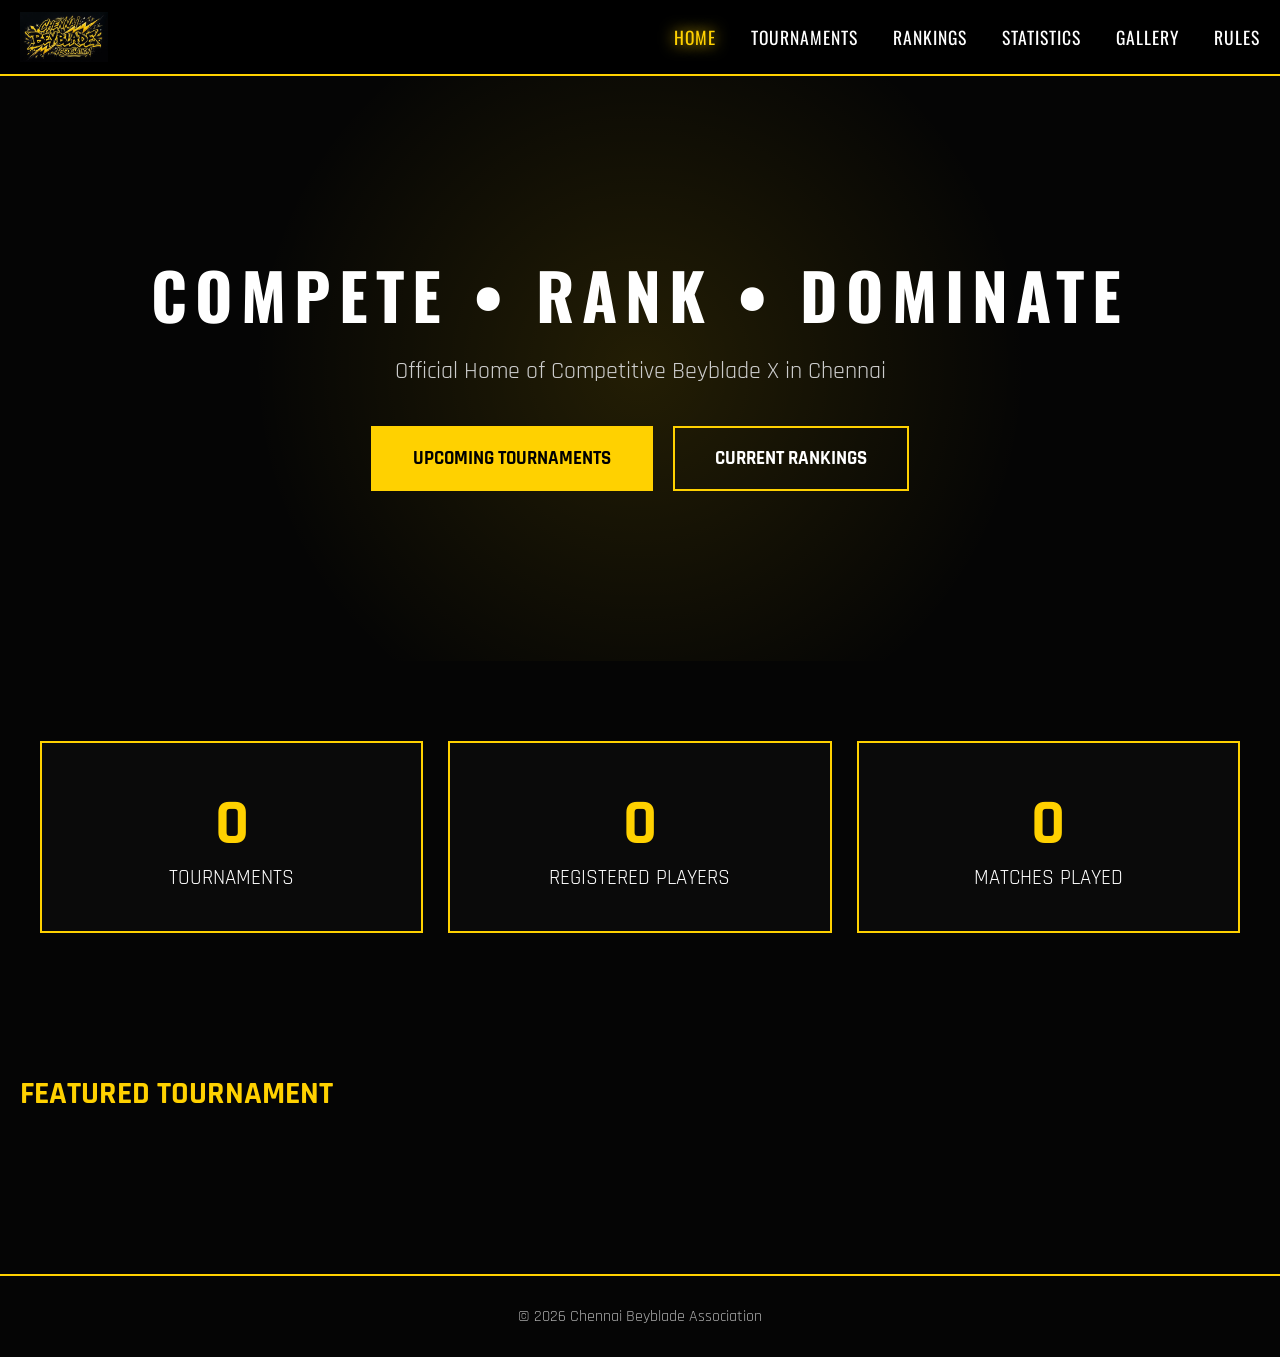
<file: index.html>
<!DOCTYPE html>
<html lang="en">
<head>
<meta charset="UTF-8">
<meta name="viewport" content="width=device-width, initial-scale=1.0">

<title>Chennai Beyblade Association</title>

<link href="https://fonts.googleapis.com/css2?family=Oswald:wght@400;500;700&family=Rajdhani:wght@500;700&display=swap" rel="stylesheet">

<style>

:root{
    --yellow:#FFD100;
    --yellow2:#F4B400;
    --black:#050505;
    --dark:#0B0B0B;
    --white:#ffffff;
}

*{
    margin:0;
    padding:0;
    box-sizing:border-box;
}

body{
    background:var(--black);
    color:white;
    font-family:'Rajdhani',sans-serif;
    overflow-x:hidden;
}

/* NAVBAR */

nav{
    position:sticky;
    top:0;
    width:100%;
    z-index:1000;

    background:rgba(0,0,0,0.9);
    backdrop-filter:blur(10px);

    border-bottom:2px solid var(--yellow);
}

.nav-container{

    max-width:1400px;

    margin:auto;

    padding:12px 20px;

    display:flex;

    align-items:center;

    justify-content:space-between;
}

.nav-logo{

    height:50px;

    width:auto;

    display:block;
}

.logo-link{
    display:flex;
    align-items:center;
}

.nav-links{

    display:flex;

    gap:35px;

    align-items:center;
}

.nav-links a{
    color:white;
    text-decoration:none;
    font-family:'Oswald',sans-serif;
    font-size:1.1rem;
    letter-spacing:1px;
    transition:.3s;
}

.nav-links a:hover,
.nav-links .active{
    color:var(--yellow);
    text-shadow:0 0 15px var(--yellow);
}

/* HERO */

.hero{
    min-height:65vh;

    display:flex;
    align-items:center;
    justify-content:center;

    text-align:center;

    background:
    radial-gradient(circle at center,
    rgba(255,209,0,.12),
    transparent 55%),
    #050505;
}

.hero-content{
    width:90%;
    max-width:1200px;
}

.logo{
    width:700px;
    max-width:90%;
    margin-bottom:30px;
}

.tagline{
    font-family:'Oswald',sans-serif;
    font-size:4rem;
    letter-spacing:8px;
    margin-bottom:15px;
}

.subtitle{
    font-size:1.5rem;
    color:#ccc;
    margin-bottom:40px;
}

.hero-buttons{
    display:flex;
    justify-content:center;
    gap:20px;
    flex-wrap:wrap;
}

.btn-yellow{
    background:var(--yellow);
    color:black;

    padding:18px 40px;

    text-decoration:none;

    font-weight:bold;
    font-size:1.2rem;

    border:2px solid var(--yellow);

    transition:.3s;
}

.btn-yellow:hover{
    transform:translateY(-4px);
    box-shadow:0 0 25px var(--yellow);
}

.btn-outline{
    border:2px solid var(--yellow);
    color:white;

    padding:18px 40px;

    text-decoration:none;
    font-weight:bold;
    font-size:1.2rem;

    transition:.3s;
}

.btn-outline:hover{
    background:var(--yellow);
    color:black;
}

/* STATS */

.stats{
    padding:80px 20px;
}

.stats-container{
    max-width:1200px;
    margin:auto;

    display:grid;
    grid-template-columns:repeat(3,1fr);
    gap:25px;
}

.stat-card{
    border:2px solid var(--yellow);
    padding:40px;
    text-align:center;

    background:#0A0A0A;
}

.stat-number{
    color:var(--yellow);
    font-size:4rem;
    font-weight:bold;
}

.stat-title{
    font-size:1.3rem;
}

/* TOURNAMENT */

.featured{
    max-width:1400px;
    margin:auto;
    padding:60px 20px;
}

.section-title{
    color:var(--yellow);
    font-size:2rem;
    margin-bottom:20px;
}

.featured-card{

    border:2px solid var(--yellow);

    padding:50px;

    background:
    linear-gradient(
    135deg,
    rgba(255,209,0,.08),
    rgba(0,0,0,.85));

    transition:.3s;
}

.featured-card:hover{

    box-shadow:
    0 0 30px rgba(255,209,0,.25);

}

.featured-card h2{
    font-size:4rem;
    margin-bottom:20px;
    color:var(--yellow);
    font-family:'Oswald',sans-serif;
    letter-spacing:2px;
}

.featured-card p{
    font-size:1.3rem;
    color:#ccc;
    margin-bottom:20px;
}

/* FOOTER */

footer{
    margin-top:80px;
    border-top:2px solid var(--yellow);

    text-align:center;
    padding:30px;
}

footer p{
    color:#aaa;
}

/* MOBILE */

@media(max-width:900px){

.nav-links{
    gap:20px;
    flex-wrap:wrap;
}

.tagline{
    font-size:2rem;
}

.stats-container{
    grid-template-columns:1fr;
}

.featured-card h2{
    font-size:2.5rem;
}

}

</style>
</head>

<body>

<nav>

<div class="nav-container">

<a href="index.html" class="logo-link">
    <img src="cba-logo.png" alt="CBA Logo" class="nav-logo">
</a>

<div class="nav-links">
    <a href="index.html" class="active">HOME</a>
    <a href="tournaments.html">TOURNAMENTS</a>
    <a href="rankings.html">RANKINGS</a>
    <a href="statistics.html">STATISTICS</a>
    <a href="gallery.html">GALLERY</a>
    <a href="rules.html">RULES</a>
</div>

</div>

</nav>

<section class="hero">

<div class="hero-content">

<h1 class="tagline">
COMPETE • RANK • DOMINATE
</h1>

<p class="subtitle">
Official Home of Competitive Beyblade X in Chennai
</p>

<div class="hero-buttons">
<a href="tournaments.html" class="btn-yellow">UPCOMING TOURNAMENTS</a>
<a href="rankings.html" class="btn-outline">CURRENT RANKINGS</a>
</div>

</div>

</section>

<section class="stats">

<div class="stats-container">

<div class="stat-card">
    <div class="stat-number" id="totalTournaments">0</div>
    <div class="stat-title">TOURNAMENTS</div>
</div>

<div class="stat-card">
    <div class="stat-number" id="totalPlayers">0</div>
    <div class="stat-title">REGISTERED PLAYERS</div>
</div>

<div class="stat-card">
    <div class="stat-number" id="totalMatches">0</div>
    <div class="stat-title">MATCHES PLAYED</div>
</div>
    
</div>

</section>

<section class="featured">

<h2 class="section-title">
FEATURED TOURNAMENT
</h2>

<div id="featuredTournament"></div>

</section>

<footer>

<p>
© 2026 Chennai Beyblade Association
</p>

</footer>

<script>

/****************************
CSV URLS
****************************/

const statsCsv = "https://docs.google.com/spreadsheets/d/e/2PACX-1vRnAT-fx54Sgm1C-CIyXTjIEd0ASWGafVkcvuL4FXo09oL2ONFcE3TU5MW4um4oG5indzC28v1a1cZT/pub?gid=1296709056&single=true&output=csv";
const tournamentsCsv = "https://docs.google.com/spreadsheets/d/e/2PACX-1vRnAT-fx54Sgm1C-CIyXTjIEd0ASWGafVkcvuL4FXo09oL2ONFcE3TU5MW4um4oG5indzC28v1a1cZT/pub?gid=0&single=true&output=csv";

/****************************
HELPER
****************************/

function clean(value){
    return (value || "")
        .replace(/"/g,"")
        .trim();
}

/****************************
SITE STATS
****************************/

fetch(statsCsv)
.then(r => r.text())
.then(csv => {

    const rows = csv
        .split(/\r?\n/)
        .filter(row => row.trim() !== "");

    if(rows.length < 2) return;

    const cols = rows[1].split(",");

    document.getElementById("totalTournaments").textContent =
        clean(cols[0]);

    document.getElementById("totalPlayers").textContent =
        clean(cols[1]);

    document.getElementById("totalMatches").textContent =
        clean(cols[2]);

})
.catch(err => console.error("Site Stats Error:", err));

/****************************
FEATURED TOURNAMENT
****************************/

fetch(tournamentsCsv)
.then(r => r.text())
.then(csv => {

    const rows = csv
        .split(/\r?\n/)
        .filter(row => row.trim() !== "");

    rows.shift();

    let featuredTournament = null;

    rows.forEach(row => {

        const cols = row.split(",");

        const tournament = {

            id: clean(cols[0]),
            name: clean(cols[1]),
            date: clean(cols[2]),
            venue: clean(cols[3]),
            format: clean(cols[4]),
            status: clean(cols[5]),
            participants: clean(cols[6]),
            registrationLink: clean(cols[10])

        };

        if(
            !featuredTournament &&
            tournament.status.toLowerCase() === "upcoming"
        ){
            featuredTournament = tournament;
        }

    });

    if(featuredTournament){

        document.getElementById(
            "featuredTournament"
        ).innerHTML = `

        <div class="featured-card">

    <h2>${featuredTournament.name}</h2>

    <p><strong>📅 Date:</strong> ${featuredTournament.date}</p>

    <p><strong>📍 Venue:</strong> ${featuredTournament.venue}</p>

    <p><strong>⚔  Format:</strong> ${featuredTournament.format}</p>

<!--
    <p><strong>👥 Players:</strong> ${featuredTournament.participants}</p>
-->
    <br>

    <a href="tournament.html?id=${featuredTournament.id}"
   class="btn-yellow">
   VIEW TOURNAMENT
</a>

<a href="${featuredTournament.registrationLink}"
   target="_blank"
   class="btn-outline"
   style="margin-left:15px;">
   REGISTER
</a>

</div>
        `;
    }

})
.catch(err => console.error("Tournament Error:", err));

</script>

</body>
</html>
</file>
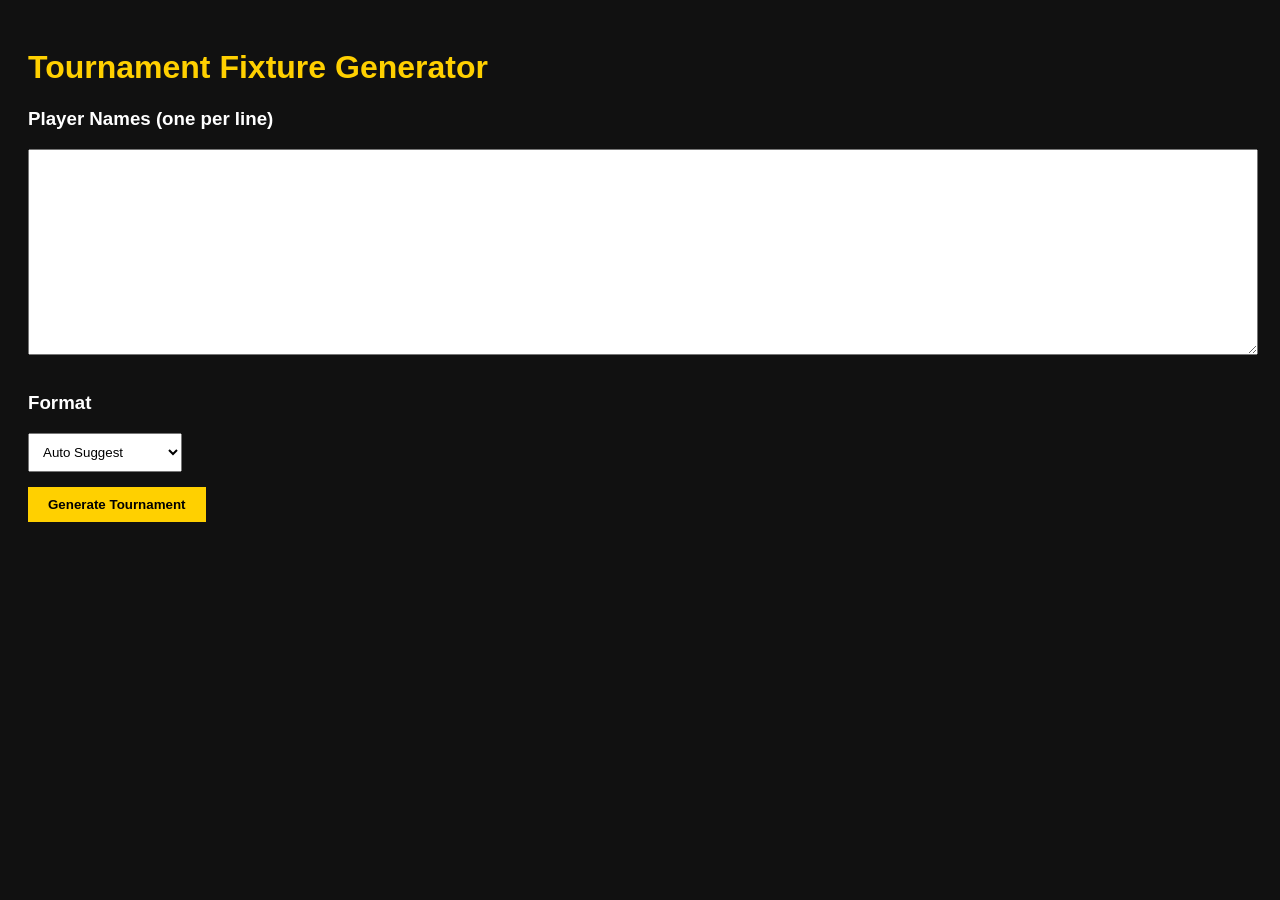
<file: fixtures.html>
<!DOCTYPE html>
<html>
<head>
<meta charset="UTF-8">
<meta name="viewport" content="width=device-width, initial-scale=1">

    
<title>Beyblade Tournament Fixture Generator</title>

<style>
body{
    font-family: Arial, sans-serif;
    background:#111;
    color:white;
    padding:20px;
}

h1{
    color:#ffd000;
}

textarea{
    width:100%;
    height:200px;
    margin-bottom:15px;
}

button{
    background:#ffd000;
    color:black;
    border:none;
    padding:10px 20px;
    cursor:pointer;
    font-weight:bold;
}

select{
    padding:10px;
    margin-bottom:15px;
}

.card{
    background:#222;
    padding:15px;
    margin-top:20px;
    border-radius:8px;
}

.group{
    margin-bottom:20px;
}

.fixture{
    padding:4px 0;
}
</style>
</head>
<body>

<h1>Tournament Fixture Generator</h1>

<h3>Player Names (one per line)</h3>

<textarea id="players"></textarea>

<h3>Format</h3>

<select id="format">
    <option value="auto">Auto Suggest</option>
    <option value="groups">Group Stage</option>
    <option value="swiss">Swiss</option>
    <option value="double">Double Elimination</option>
</select>

<br>

<button onclick="generateTournament()">
Generate Tournament
</button>

<div id="output"></div>

<script>

function recommendFormat(playerCount){

    if(playerCount <= 8)
        return "Single Elimination";

    if(playerCount <= 16)
        return "Double Elimination";

    if(playerCount <= 24)
        return "Swiss";

    return "Group Stage";
}

function shuffle(array){

    for(let i=array.length-1;i>0;i--){

        let j=Math.floor(Math.random()*(i+1));

        [array[i],array[j]]=[array[j],array[i]];
    }

    return array;
}

function createGroups(players){

    let groupCount = Math.ceil(players.length / 4);

    let groups = [];

    for(let i=0;i<groupCount;i++){
        groups.push([]);
    }

    players.forEach((player,index)=>{
        groups[index % groupCount].push(player);
    });

    return groups;
}

function roundRobin(group){

    let fixtures=[];

    for(let i=0;i<group.length;i++){

        for(let j=i+1;j<group.length;j++){

            fixtures.push(
                `${group[i]} vs ${group[j]}`
            );
        }
    }

    return fixtures;
}

function generateTournament(){

    let players=document
        .getElementById("players")
        .value
        .split("\n")
        .map(x=>x.trim())
        .filter(x=>x);

    let output=document.getElementById("output");

    output.innerHTML="";

    if(players.length < 4){

        output.innerHTML=
            "<div class='card'>Need at least 4 players.</div>";

        return;
    }

    shuffle(players);

    let recommendation=
        recommendFormat(players.length);

    output.innerHTML += `
    <div class="card">
        <h2>Players: ${players.length}</h2>
        <h3>Recommended Format:
        ${recommendation}</h3>
    </div>
    `;

    let groups=createGroups(players);

    let html="<div class='card'><h2>Groups</h2>";

    groups.forEach((group,index)=>{

        html += `
        <div class="group">
            <h3>Group ${String.fromCharCode(65+index)}</h3>
            <ul>
        `;

        group.forEach(player=>{

            html += `<li>${player}</li>`;
        });

        html += "</ul>";

        let fixtures=roundRobin(group);

        html += "<strong>Fixtures</strong>";

        fixtures.forEach(match=>{

            html += `
            <div class="fixture">
            ${match}
            </div>
            `;
        });

        html += "</div>";
    });

    html += "</div>";

    output.innerHTML += html;

    output.innerHTML += `
    <div class="card">
        <h2>Knockout Stage</h2>

        SF1:
        Group A Winner vs Group B Runner-Up

        <br><br>

        SF2:
        Group B Winner vs Group A Runner-Up

        <br><br>

        Final:
        Winner SF1 vs Winner SF2
    </div>
    `;
}

</script>

</body>
</html>
</file>
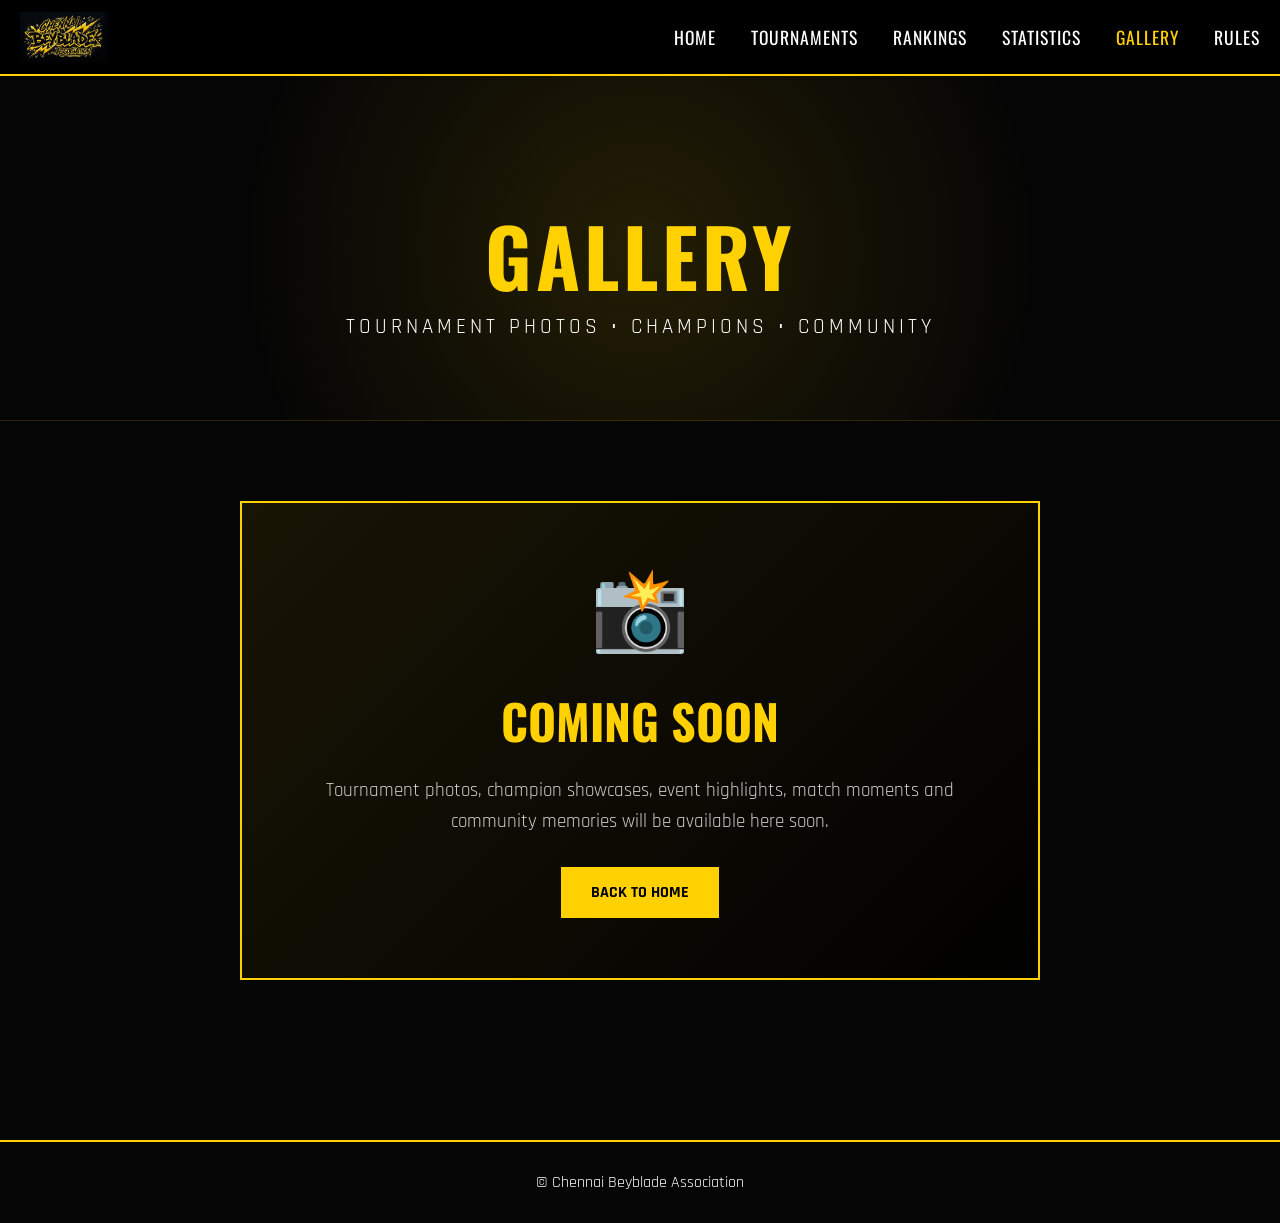
<file: gallery.html>
<!DOCTYPE html>
<html lang="en">
<head>
<meta charset="UTF-8">
<meta name="viewport" content="width=device-width, initial-scale=1.0">

<title>Gallery | Chennai Beyblade Association</title>

<link href="https://fonts.googleapis.com/css2?family=Oswald:wght@400;500;700&family=Rajdhani:wght@500;700&display=swap" rel="stylesheet">

<style>

:root{
    --yellow:#FFD100;
    --black:#050505;
}

*{
    margin:0;
    padding:0;
    box-sizing:border-box;
}

body{
    background:var(--black);
    color:white;
    font-family:'Rajdhani',sans-serif;
    overflow-x:hidden;
}

/* NAVBAR */

nav{
    position:sticky;
    top:0;
    z-index:999;
    background:rgba(0,0,0,.95);
    backdrop-filter:blur(10px);
    border-bottom:2px solid var(--yellow);
}

.nav-container{
    max-width:1400px;
    margin:auto;
    padding:12px 20px;
    display:flex;
    align-items:center;
    justify-content:space-between;
}

.nav-logo{
    height:50px;
    width:auto;
    display:block;
}

.logo-link{
    display:flex;
    align-items:center;
}

.nav-links{
    display:flex;
    gap:35px;
    align-items:center;
}

.nav-links a{
    color:white;
    text-decoration:none;
    font-family:'Oswald',sans-serif;
    font-size:1.1rem;
    letter-spacing:1px;
    transition:.3s;
}

.nav-links a:hover,
.nav-links .active{
    color:var(--yellow);
}

/* HERO */

.hero{

    background:
    radial-gradient(
        circle at center,
        rgba(255,209,0,.12),
        transparent 60%
    );

    padding:120px 20px 80px;

    text-align:center;

    border-bottom:
    1px solid rgba(255,209,0,.15);

}

.hero h1{
    font-family:'Oswald',sans-serif;
    font-size:5rem;
    color:var(--yellow);
    letter-spacing:4px;
}

.hero p{
    font-size:1.3rem;
    letter-spacing:4px;
}

/* CONTENT */

.section{
    max-width:1200px;
    margin:auto;
    padding:80px 20px;
}

.coming-soon-card{

    max-width:800px;

    margin:auto;

    text-align:center;

    padding:60px;

    border:2px solid var(--yellow);

    background:
    linear-gradient(
        135deg,
        rgba(255,209,0,.08),
        rgba(0,0,0,.85)
    );

    transition:.3s;
}

.coming-soon-card:hover{

    box-shadow:
    0 0 30px rgba(255,209,0,.25);

}

.coming-icon{
    font-size:5rem;
    margin-bottom:20px;
}

.coming-soon-card h2{
    color:var(--yellow);
    font-family:'Oswald',sans-serif;
    font-size:3rem;
    margin-bottom:20px;
}

.coming-soon-card p{
    font-size:1.2rem;
    color:#ccc;
    margin-bottom:30px;
    line-height:1.6;
}

.btn-yellow{

    display:inline-block;

    background:var(--yellow);

    color:black;

    padding:15px 30px;

    text-decoration:none;

    font-weight:bold;

    transition:.3s;
}

.btn-yellow:hover{

    transform:translateY(-2px);

    box-shadow:
    0 0 25px rgba(255,209,0,.35);

}

/* FOOTER */

footer{
    margin-top:80px;
    border-top:2px solid var(--yellow);
    text-align:center;
    padding:30px;
}

/* MOBILE */

@media(max-width:900px){

.hero h1{
    font-size:3rem;
}

.nav-links{
    gap:20px;
    flex-wrap:wrap;
}

.coming-soon-card{
    padding:40px 25px;
}

.coming-soon-card h2{
    font-size:2.2rem;
}

}

</style>
</head>

<body>

<nav>

<div class="nav-container">

<a href="index.html" class="logo-link">
    <img src="cba-logo.png" alt="CBA Logo" class="nav-logo">
</a>

<div class="nav-links">
    <a href="index.html">HOME</a>
    <a href="tournaments.html">TOURNAMENTS</a>
    <a href="rankings.html">RANKINGS</a>
    <a href="statistics.html">STATISTICS</a>
    <a href="gallery.html" class="active">GALLERY</a>
    <a href="rules.html">RULES</a>
</div>

</div>

</nav>

<section class="hero">

<h1>GALLERY</h1>

<p>
TOURNAMENT PHOTOS • CHAMPIONS • COMMUNITY
</p>

</section>

<section class="section">

<div class="coming-soon-card">

<div class="coming-icon">📸</div>

<h2>COMING SOON</h2>

<p>
Tournament photos, champion showcases,
event highlights, match moments and community
memories will be available here soon.
</p>

<a href="index.html" class="btn-yellow">
BACK TO HOME
</a>

</div>

</section>

<footer>

<p>
© Chennai Beyblade Association
</p>

</footer>

</body>
</html>
</file>
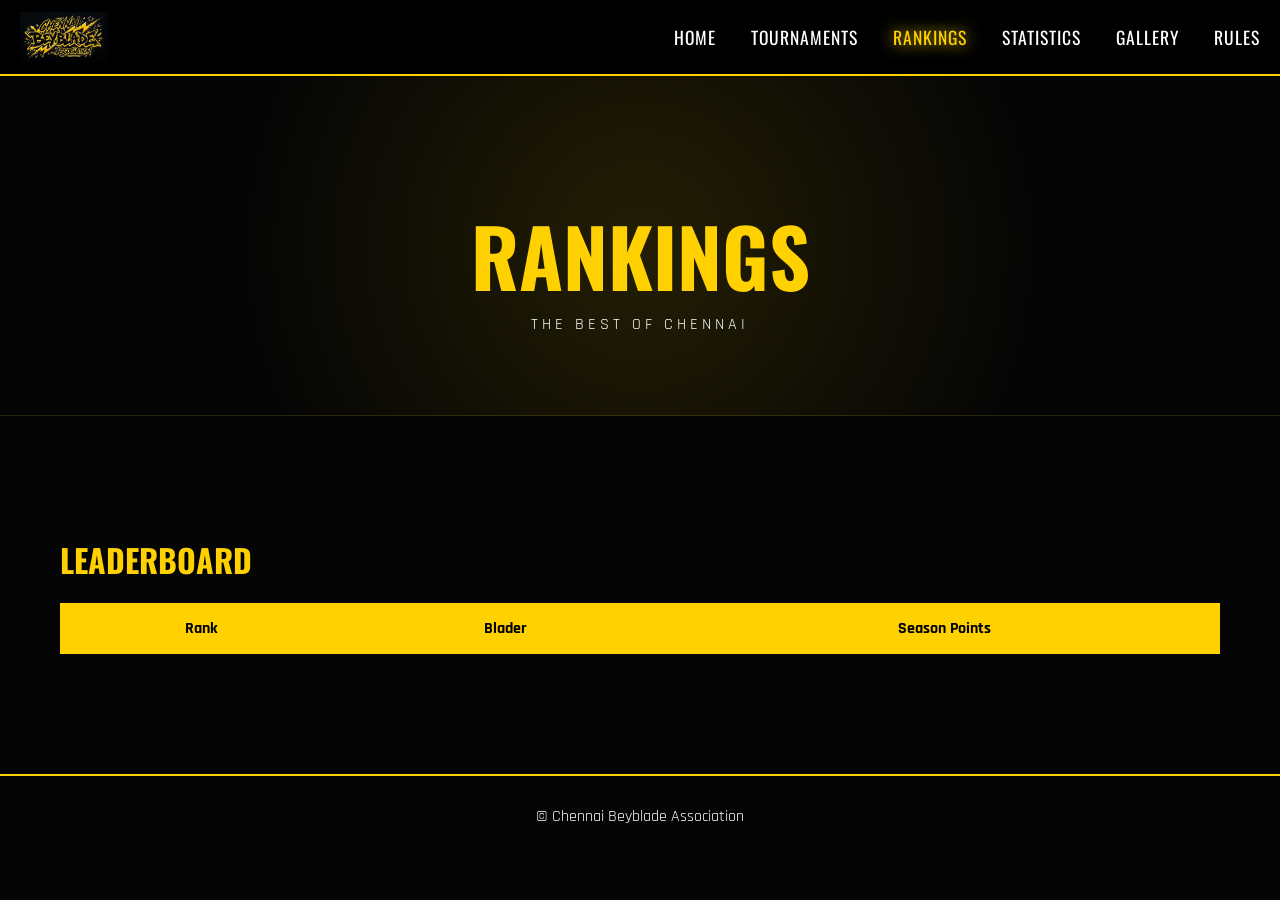
<file: rankings.html>
<!DOCTYPE html>
<html lang="en">
<head>
<meta charset="UTF-8">
<meta name="viewport" content="width=device-width, initial-scale=1.0">

<title>Rankings | Chennai Beyblade Association</title>

<link href="https://fonts.googleapis.com/css2?family=Oswald:wght@400;500;700&family=Rajdhani:wght@500;700&display=swap" rel="stylesheet">

<style>

:root{
    --yellow:#FFD100;
    --black:#050505;
    --card:#0d0d0d;
}

*{
    margin:0;
    padding:0;
    box-sizing:border-box;
}

body{
    background:#050505;
    color:white;
    font-family:'Rajdhani',sans-serif;
}

/* NAVBAR */

nav{
    position:sticky;
    top:0;
    z-index:999;

    background:rgba(0,0,0,.95);
    backdrop-filter:blur(10px);

    border-bottom:2px solid var(--yellow);
}

.nav-container{

    max-width:1400px;

    margin:auto;

    padding:12px 20px;

    display:flex;

    align-items:center;

    justify-content:space-between;
}

.nav-logo{

    height:50px;

    width:auto;

    display:block;
}

.logo-link{
    display:flex;
    align-items:center;
}

.nav-links{

    display:flex;

    gap:35px;

    align-items:center;
}

.nav-links a{
    color:white;
    text-decoration:none;
    font-family:'Oswald',sans-serif;
    font-size:1.1rem;
    letter-spacing:1px;
    transition:.3s;
}

.nav-links a:hover,
.nav-links .active{
    color:var(--yellow);
    text-shadow:0 0 15px var(--yellow);
}

/* HERO */

.hero{
    text-align:center;
    padding:120px 20px 80px;

    background:
    radial-gradient(
        circle at center,
        rgba(255,209,0,.12),
        transparent 60%
    );

    border-bottom:1px solid rgba(255,209,0,.15);
}

.hero h1{
    color:var(--yellow);
    font-size:5rem;
    font-family:'Oswald',sans-serif;
}

.hero p{
    letter-spacing:4px;
}

/* PODIUM */

.podium{
    max-width:1200px;
    margin:auto;
    padding:40px 20px;

    display:grid;
    grid-template-columns:1fr 1fr 1fr;
    gap:20px;
}

.podium-card{

    background:
    linear-gradient(
        135deg,
        rgba(255,209,0,.08),
        rgba(0,0,0,.85)
    );

    border:2px solid var(--yellow);

    text-align:center;

    padding:30px;

    transition:.3s;
}

.podium-card:hover{

    transform:translateY(-5px);

    box-shadow:
    0 0 25px rgba(255,209,0,.25);

}
.first{

    transform:translateY(-30px);

    border:3px solid #FFD700;

    box-shadow:
    0 0 30px rgba(255,209,0,.3);

}

.place{
    font-size:3rem;
}

.blader{
    font-size:2.3rem;
    margin-top:15px;
    font-weight:bold;
}

.points{
    color:var(--yellow);
    font-size:1.5rem;
}

/* TABLE */

.section{
    max-width:1200px;
    margin:auto;
    padding:40px 20px;
}

.section-title{
    color:var(--yellow);
    font-size:2rem;
    margin-bottom:20px;
    font-family:'Oswald',sans-serif;
}

table{
    width:100%;
    border-collapse:collapse;
}

th{
    background:var(--yellow);
    color:black;
    padding:15px;
}

td{
    padding:12px;
    border-bottom:1px solid rgba(255,255,255,.1);
    text-align:center;
}

tr:hover{
    background:
    rgba(255,209,0,.08);
}

/* FOOTER */

footer{
    margin-top:80px;
    border-top:2px solid var(--yellow);
    text-align:center;
    padding:30px;
}

/* MOBILE */

@media(max-width:768px){

.hero h1{
    font-size:3rem;
}

.podium{
    grid-template-columns:1fr;
}

.first{
    transform:none;
}

.nav-links{
    flex-wrap:wrap;
    gap:20px;
}

}

</style>
</head>

<body>

<nav>

<div class="nav-container">

<a href="index.html" class="logo-link">
    <img src="cba-logo.png" alt="CBA Logo" class="nav-logo">
</a>

<div class="nav-links">
    <a href="index.html">HOME</a>
    <a href="tournaments.html">TOURNAMENTS</a>
    <a href="rankings.html" class="active">RANKINGS</a>
    <a href="statistics.html">STATISTICS</a>
    <a href="gallery.html">GALLERY</a>
    <a href="rules.html">RULES</a>
</div>

</div>

</nav>

<section class="hero">
<h1>RANKINGS</h1>
<p>THE BEST OF CHENNAI</p>
</section>

<section class="podium" id="podium">
</section>

<section class="section">

<h2 class="section-title">
LEADERBOARD
</h2>

<table>

<thead>
<tr>
<th>Rank</th>
<th>Blader</th>
<th>Season Points</th>
</tr>
</thead>

<tbody id="leaderboard">
</tbody>

</table>

</section>

<footer>
<p>© Chennai Beyblade Association</p>
</footer>

<script>

const csvUrl = "https://docs.google.com/spreadsheets/d/e/2PACX-1vRnAT-fx54Sgm1C-CIyXTjIEd0ASWGafVkcvuL4FXo09oL2ONFcE3TU5MW4um4oG5indzC28v1a1cZT/pub?gid=941651049&single=true&output=csv";

fetch(csvUrl)
.then(response => response.text())
.then(csv => {

    const rows = csv.trim().split("\n");

    rows.shift();

    let tableHTML = "";

    let top3 = [];

    rows.forEach(row => {

        const cols = row.split(",");

        const rank = cols[0];
        const blader = cols[1];
        const points = cols[2];

        if(rank <= 3){

            top3.push({
                rank,
                blader,
                points
            });
        }

        tableHTML += `
<tr <tr ${
  rank == 1 ? 'style="font-weight:bold; color:#FFD100;"' :
  rank == 2 ? 'style="font-weight:bold; color:#C0C0C0;"' :
  rank == 3 ? 'style="font-weight:bold; color:#CD7F32;"' :
  ''
}>
    <td>${rank}</td>
    <td>${blader}</td>
    <td>${points}</td>
</tr>
`;

    });

    document.getElementById("leaderboard").innerHTML = tableHTML;

    let podiumHTML = "";

    const order = [1,0,2];

    order.forEach(i => {

        if(top3[i]){

            const p = top3[i];

            podiumHTML += `
            <div class="podium-card ${p.rank == 1 ? 'first' : ''}">

                <div class="place">
                ${p.rank == 1 ? '🥇' :
                  p.rank == 2 ? '🥈' : '🥉'}
                </div>

                <div class="blader">
                ${p.blader}
                </div>

                <div class="points">
                ${p.points} Points
                </div>

            </div>
            `;
        }

    });

    document.getElementById("podium").innerHTML = podiumHTML;

});

</script>

</body>
</html>
</file>
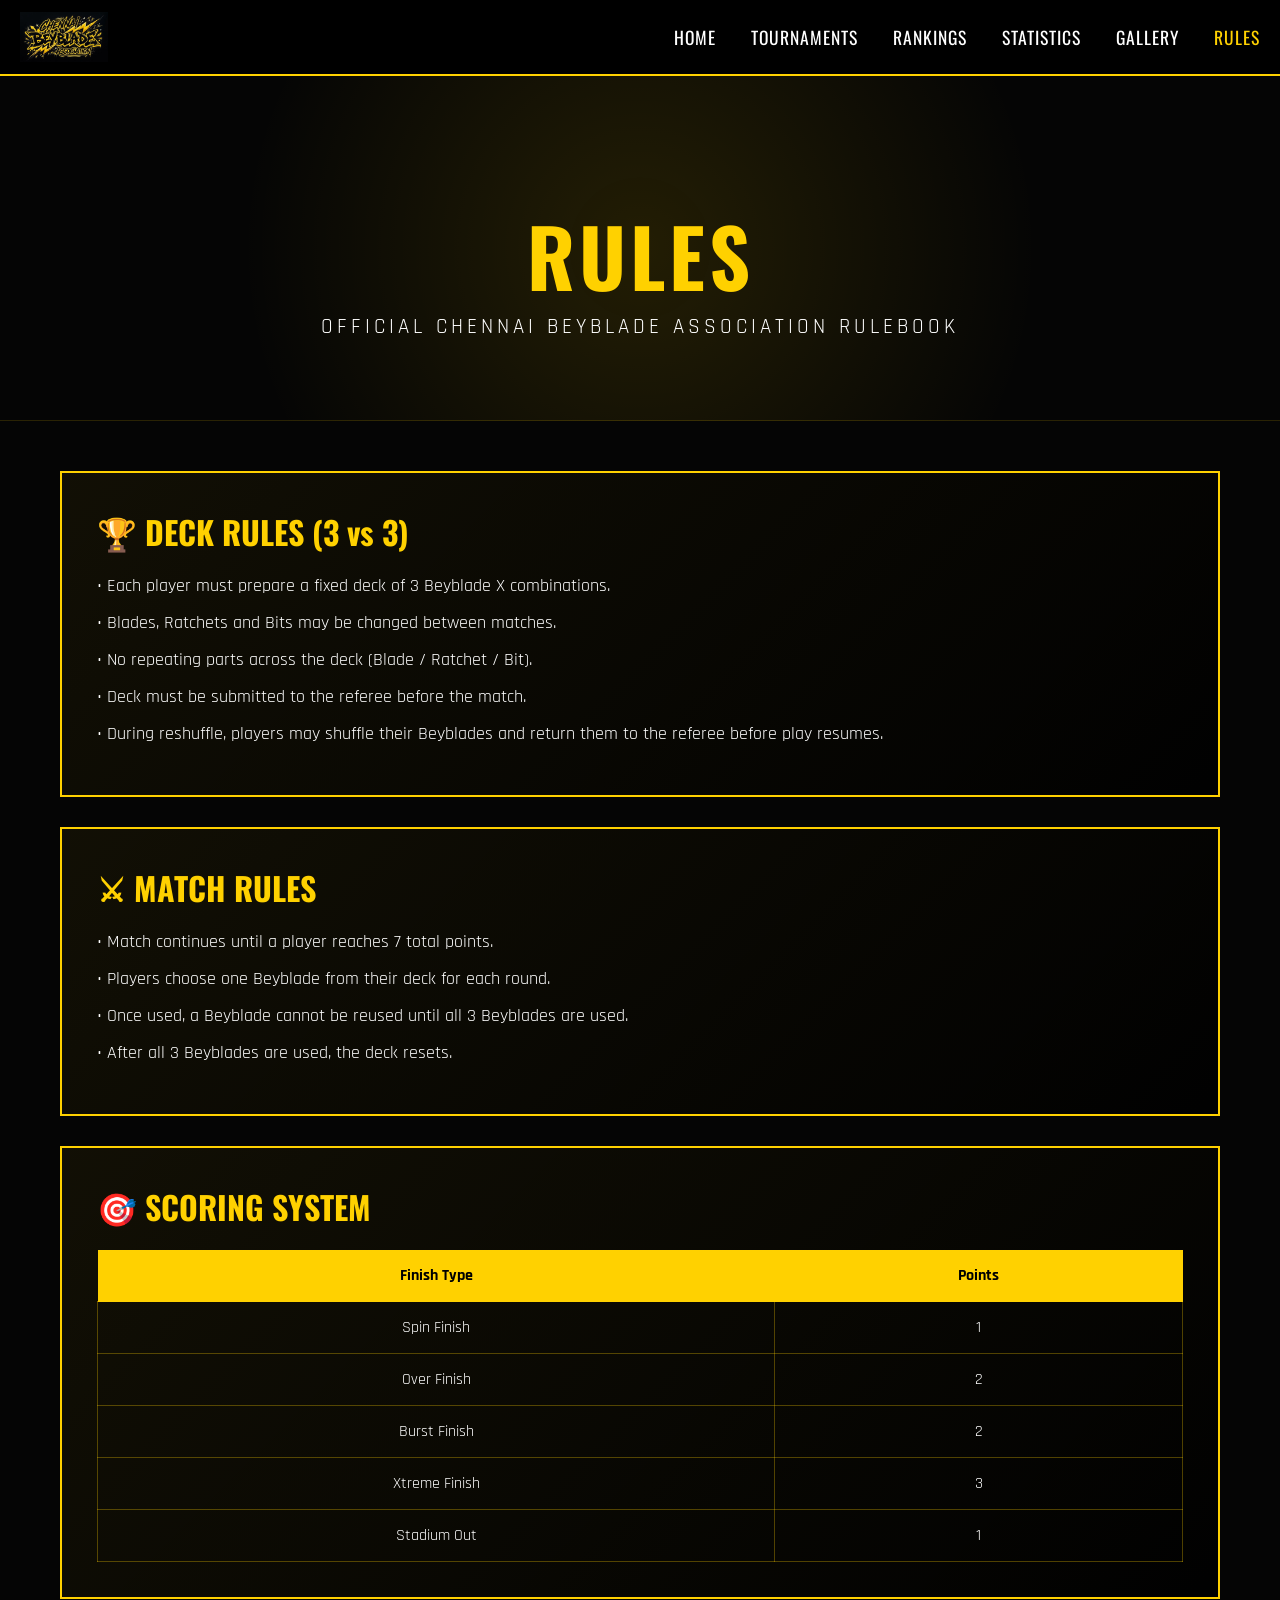
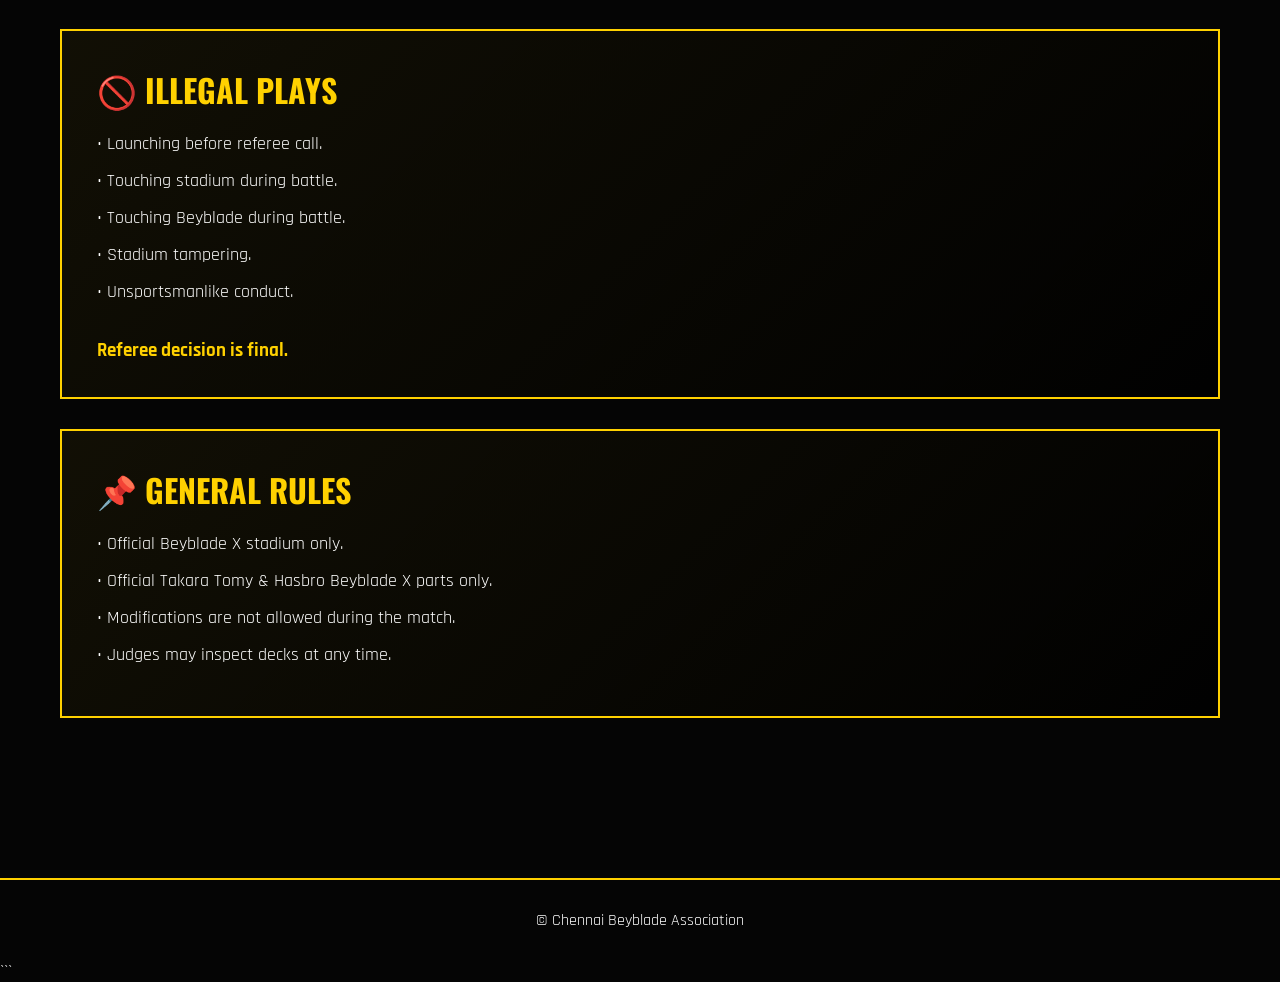
<file: rules.html>
<!DOCTYPE html>
<html lang="en">
<head>
<meta charset="UTF-8">
<meta name="viewport" content="width=device-width, initial-scale=1.0">

<title>Rules | Chennai Beyblade Association</title>

<link href="https://fonts.googleapis.com/css2?family=Oswald:wght@400;500;700&family=Rajdhani:wght@500;700&display=swap" rel="stylesheet">

<style>

:root{
    --yellow:#FFD100;
    --black:#050505;
    --card:#0d0d0d;
}

*{
    margin:0;
    padding:0;
    box-sizing:border-box;
}

body{
    background:#050505;
    color:white;
    font-family:'Rajdhani',sans-serif;
    overflow-x:hidden;
}

/* NAVBAR */

nav{
    position:sticky;
    top:0;
    z-index:999;
    background:rgba(0,0,0,.95);
    backdrop-filter:blur(10px);
    border-bottom:2px solid var(--yellow);
}

.nav-container{
    max-width:1400px;
    margin:auto;
    padding:12px 20px;
    display:flex;
    align-items:center;
    justify-content:space-between;
}

.nav-logo{
    height:50px;
    width:auto;
    display:block;
}

.logo-link{
    display:flex;
    align-items:center;
}

.nav-links{
    display:flex;
    gap:35px;
    align-items:center;
}

.nav-links a{
    color:white;
    text-decoration:none;
    font-family:'Oswald',sans-serif;
    font-size:1.1rem;
    letter-spacing:1px;
    transition:.3s;
}

.nav-links a:hover,
.nav-links .active{
    color:var(--yellow);
}

/* HERO */

.hero{

    background:
    radial-gradient(
        circle at center,
        rgba(255,209,0,.12),
        transparent 60%
    );

    padding:120px 20px 80px;

    text-align:center;

    border-bottom:
    1px solid rgba(255,209,0,.15);

}

.hero h1{
    font-family:'Oswald',sans-serif;
    font-size:5rem;
    color:var(--yellow);
    letter-spacing:4px;
}

.hero p{
    font-size:1.3rem;
    letter-spacing:4px;
}

/* CONTENT */

.section{
    max-width:1200px;
    margin:auto;
    padding:50px 20px;
}

.rule-card{

    background:
    linear-gradient(
        135deg,
        rgba(255,209,0,.05),
        rgba(0,0,0,.85)
    );

    border:2px solid var(--yellow);

    padding:35px;

    margin-bottom:30px;

    transition:.3s;
}

.rule-card:hover{

    box-shadow:
    0 0 25px rgba(255,209,0,.25);

}

.rule-card h2{
    color:var(--yellow);
    font-family:'Oswald',sans-serif;
    font-size:2rem;
    margin-bottom:20px;
}

.rule-card ul{
    list-style:none;
}

.rule-card li{
    margin-bottom:15px;
    font-size:1.1rem;
}

/* TABLE */

table{
    width:100%;
    border-collapse:collapse;
    margin-top:15px;
}

th{
    background:var(--yellow);
    color:black;
    padding:15px;
}

td{
    padding:15px;
    text-align:center;
    border:1px solid rgba(255,209,0,.3);
}

tr:hover{
    background:rgba(255,209,0,.08);
}

/* FOOTER */

footer{
    margin-top:80px;
    border-top:2px solid var(--yellow);
    text-align:center;
    padding:30px;
}

/* MOBILE */

@media(max-width:900px){

.hero h1{
    font-size:3rem;
}

.nav-links{
    gap:20px;
    flex-wrap:wrap;
}

}

</style>
</head>

<body>

<nav>

<div class="nav-container">

<a href="index.html" class="logo-link">
    <img src="cba-logo.png"
         alt="CBA Logo"
         class="nav-logo">
</a>

<div class="nav-links">
    <a href="index.html">HOME</a>
    <a href="tournaments.html">TOURNAMENTS</a>
    <a href="rankings.html">RANKINGS</a>
    <a href="statistics.html">STATISTICS</a>
    <a href="gallery.html">GALLERY</a>
    <a href="rules.html" class="active">RULES</a>
</div>

</div>

</nav>

<section class="hero">

<h1>RULES</h1>

<p>
OFFICIAL CHENNAI BEYBLADE ASSOCIATION RULEBOOK
</p>

</section>

<section class="section">

<div class="rule-card">

<h2>🏆 DECK RULES (3 vs 3)</h2>

<ul>

<li>• Each player must prepare a fixed deck of 3 Beyblade X combinations.</li>

<li>• Blades, Ratchets and Bits may be changed between matches.</li>

<li>• No repeating parts across the deck (Blade / Ratchet / Bit).</li>

<li>• Deck must be submitted to the referee before the match.</li>

<li>• During reshuffle, players may shuffle their Beyblades and return them to the referee before play resumes.</li>

</ul>

</div>

<div class="rule-card">

<h2>⚔ MATCH RULES</h2>

<ul>

<li>• Match continues until a player reaches 7 total points.</li>

<li>• Players choose one Beyblade from their deck for each round.</li>

<li>• Once used, a Beyblade cannot be reused until all 3 Beyblades are used.</li>

<li>• After all 3 Beyblades are used, the deck resets.</li>

</ul>

</div>

<div class="rule-card">

<h2>🎯 SCORING SYSTEM</h2>

<table>

<tr>
<th>Finish Type</th>
<th>Points</th>
</tr>

<tr>
<td>Spin Finish</td>
<td>1</td>
</tr>

<tr>
<td>Over Finish</td>
<td>2</td>
</tr>

<tr>
<td>Burst Finish</td>
<td>2</td>
</tr>

<tr>
<td>Xtreme Finish</td>
<td>3</td>
</tr>

<tr>
<td>Stadium Out</td>
<td>1</td>
</tr>

</table>

</div>

<div class="rule-card">

<h2>🚫 ILLEGAL PLAYS</h2>

<ul>

<li>• Launching before referee call.</li>

<li>• Touching stadium during battle.</li>

<li>• Touching Beyblade during battle.</li>

<li>• Stadium tampering.</li>

<li>• Unsportsmanlike conduct.</li>

</ul>

<br>

<h3 style="color:#FFD100;">
Referee decision is final.
</h3>

</div>

<div class="rule-card">

<h2>📌 GENERAL RULES</h2>

<ul>

<li>• Official Beyblade X stadium only.</li>

<li>• Official Takara Tomy & Hasbro Beyblade X parts only.</li>

<li>• Modifications are not allowed during the match.</li>

<li>• Judges may inspect decks at any time.</li>

</ul>

</div>

</section>

<footer>

<p>
© Chennai Beyblade Association
</p>

</footer>

</body>
</html>
```
</file>
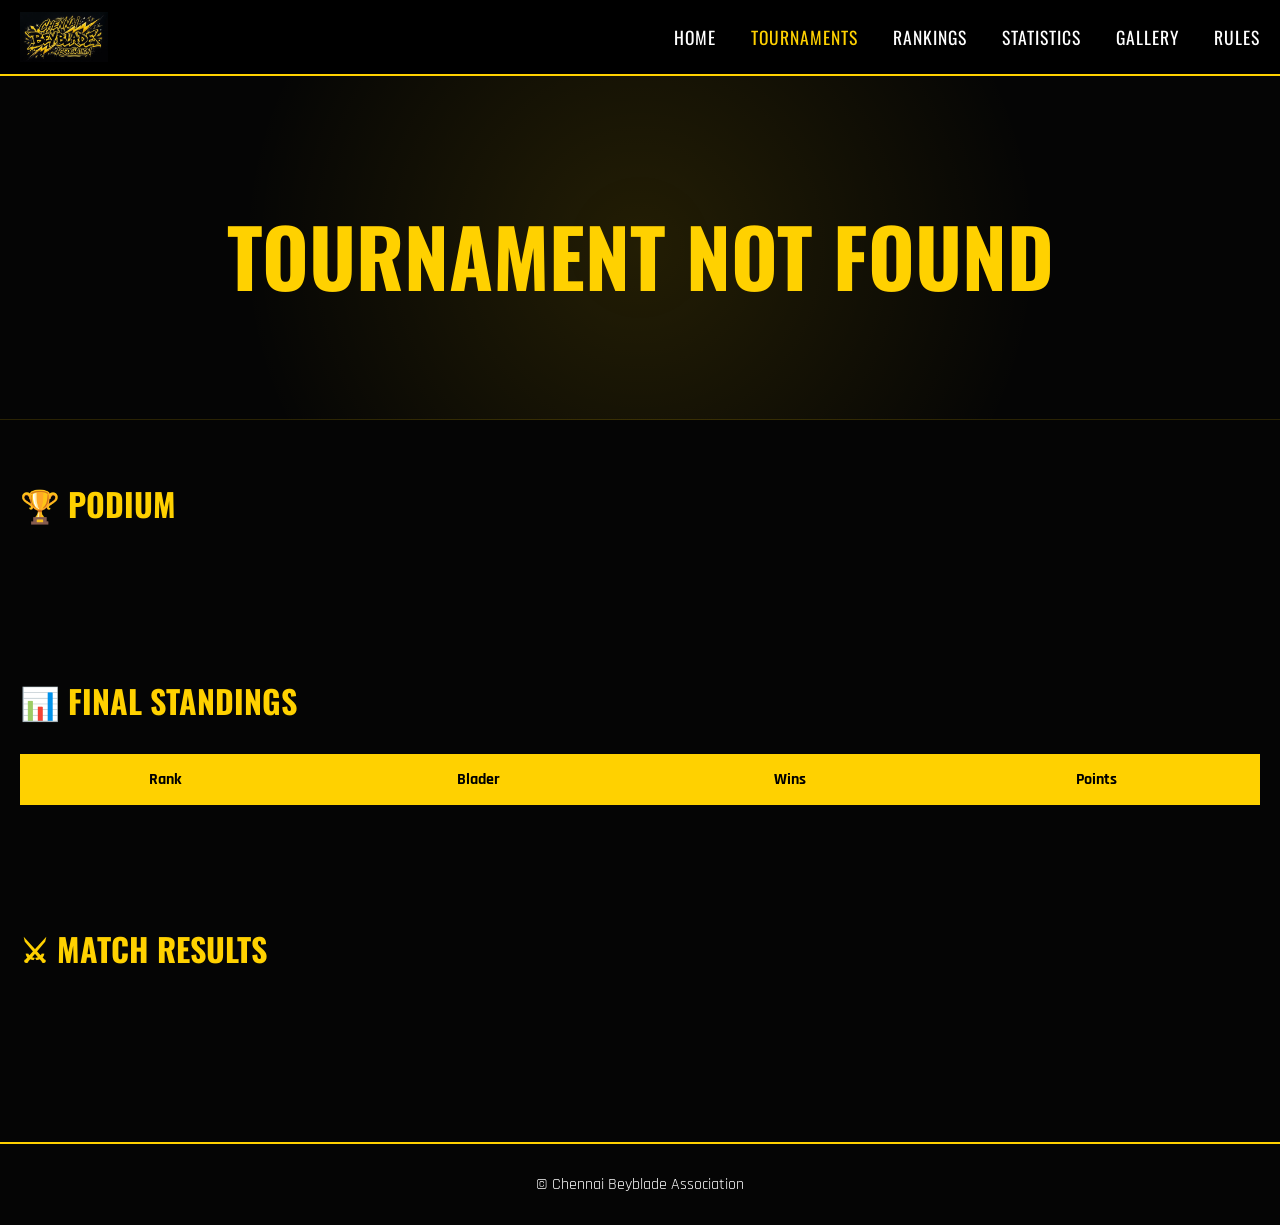
<file: tournament.html>
<!DOCTYPE html>
<html lang="en">
<head>
<meta charset="UTF-8">
<meta name="viewport" content="width=device-width, initial-scale=1.0">

<title>Tournament | Chennai Beyblade Association</title>

<link href="https://fonts.googleapis.com/css2?family=Oswald:wght@400;500;700&family=Rajdhani:wght@500;700&display=swap" rel="stylesheet">

<style>

:root{
    --yellow:#FFD100;
    --black:#050505;
    --card:#0d0d0d;
}

*{
    margin:0;
    padding:0;
    box-sizing:border-box;
}

body{
    background:#050505;
    color:white;
    font-family:'Rajdhani',sans-serif;
}

/* NAVBAR */

nav{
    position:sticky;
    top:0;
    z-index:999;
    background:rgba(0,0,0,.95);
    border-bottom:2px solid var(--yellow);
}

.nav-container{
    max-width:1400px;
    margin:auto;
    padding:12px 20px;
    display:flex;
    align-items:center;
    justify-content:space-between;
}

.nav-logo{
    height:50px;
    width:auto;
    display:block;
}

.logo-link{
    display:flex;
    align-items:center;
}

.nav-links{
    display:flex;
    gap:35px;
    align-items:center;
}

.nav-links a{
    color:white;
    text-decoration:none;
    font-family:'Oswald',sans-serif;
    font-size:1.1rem;
    letter-spacing:1px;
    transition:.3s;
}

.nav-links a:hover,
.nav-links .active{
    color:var(--yellow);
}

/* HERO */

.hero{

    text-align:center;

    padding:120px 20px 80px;

    background:
    radial-gradient(
        circle at center,
        rgba(255,209,0,.12),
        transparent 60%
    );

    border-bottom:
    1px solid rgba(255,209,0,.15);

}

.hero h1{
    color:var(--yellow);
    font-size:5rem;
    font-family:'Oswald',sans-serif;
}

.hero-meta{
    margin-top:25px;

    display:flex;
    justify-content:center;
    flex-wrap:wrap;
    gap:15px;
}

.meta-box{

    border:1px solid var(--yellow);

    padding:12px 20px;

    background:
    rgba(255,209,0,.05);

}

/* SECTION */

.section{
    max-width:1400px;
    margin:auto;
    padding:60px 20px;
}

.section-title{
    color:var(--yellow);
    font-family:'Oswald',sans-serif;
    font-size:2rem;
    margin-bottom:30px;
}

/* PODIUM */

.podium{
    display:grid;
    grid-template-columns:1fr 1fr 1fr;
    gap:25px;
}

.podium-card{

    background:
    linear-gradient(
        135deg,
        rgba(255,209,0,.08),
        rgba(0,0,0,.85)
    );

    border:2px solid var(--yellow);

    text-align:center;

    padding:35px;

    transition:.3s;
}

.podium-card:hover{

    box-shadow:
    0 0 25px rgba(255,209,0,.25);

}

.podium-card.first{
    border:3px solid #FFD700;
    transform:translateY(-15px);
}

.podium-place{
    font-size:3rem;
}

.podium-name{
    margin-top:15px;
    font-size:2rem;
    font-weight:bold;
}

.podium-title{
    color:var(--yellow);
    margin-top:10px;
}

/* TABLE */

.table-wrapper{
    overflow-x:auto;
}

table{
    width:100%;
    border-collapse:collapse;
}

th{
    background:var(--yellow);
    color:black;
    padding:15px;
}

td{
    padding:12px;
    text-align:center;
    border-bottom:1px solid rgba(255,255,255,.1);
}

tr:hover{
    background:
    rgba(255,209,0,.08);
}

/* MATCHES */

.matches-grid{
    display:grid;
    grid-template-columns:
    repeat(auto-fit,minmax(320px,1fr));
    gap:25px;
}

.match-card{

    border:2px solid var(--yellow);

    background:
    linear-gradient(
        135deg,
        rgba(255,209,0,.05),
        rgba(0,0,0,.85)
    );

    padding:25px;

    text-align:center;

    transition:.3s;
}

.match-card:hover{

    box-shadow:
    0 0 25px rgba(255,209,0,.25);

}

.match-type{
    color:var(--yellow);
    font-family:'Oswald',sans-serif;
    font-size:1.5rem;
    margin-bottom:20px;
}

.match-player{
    font-size:1.5rem;
    font-weight:bold;
}

.vs{
    margin:15px 0;
    color:var(--yellow);
    font-size:1.2rem;
}

.winner{
    margin-top:20px;
    font-size:1.1rem;
}

.score{
    margin-top:10px;
    font-size:1.3rem;
    color:var(--yellow);
}

/* FOOTER */

footer{
    margin-top:80px;
    border-top:2px solid var(--yellow);
    text-align:center;
    padding:30px;
}

@media(max-width:900px){

.hero h1{
    font-size:3rem;
}

.podium{
    grid-template-columns:1fr;
}

.podium-card.first{
    transform:none;
}

.nav-links{
    flex-wrap:wrap;
    gap:20px;
}

}

</style>
</head>

<body>

<nav>

<div class="nav-container">

<a href="index.html" class="logo-link">
<img src="cba-logo.png"
     alt="CBA Logo"
     class="nav-logo">
</a>

<div class="nav-links">
<a href="index.html">HOME</a>
<a href="tournaments.html" class="active">TOURNAMENTS</a>
<a href="rankings.html">RANKINGS</a>
<a href="statistics.html">STATISTICS</a>
<a href="gallery.html">GALLERY</a>
<a href="rules.html">RULES</a>
</div>

</div>

</nav>

<section class="hero">

<h1 id="tournamentName">
LOADING...
</h1>

<div class="hero-meta" id="tournamentMeta">
</div>

</section>

<section class="section">

<h2 class="section-title">
🏆 PODIUM
</h2>

<div class="podium" id="podium">
</div>

</section>

<section class="section">

<h2 class="section-title">
📊 FINAL STANDINGS
</h2>

<div class="table-wrapper">

<table>

<thead>
<tr>
<th>Rank</th>
<th>Blader</th>
<th>Wins</th>
<th>Points</th>
</tr>
</thead>

<tbody id="standingsTable">
</tbody>

</table>

</div>

</section>

<section class="section">

<h2 class="section-title">
⚔ MATCH RESULTS
</h2>

<div class="matches-grid" id="matchesGrid">
</div>

</section>

<footer>
<p>© Chennai Beyblade Association</p>
</footer>

<script>

/*********************************
CSV URLS
*********************************/

const tournamentsCsv =
"https://docs.google.com/spreadsheets/d/e/2PACX-1vRnAT-fx54Sgm1C-CIyXTjIEd0ASWGafVkcvuL4FXo09oL2ONFcE3TU5MW4um4oG5indzC28v1a1cZT/pub?gid=0&single=true&output=csv";

const resultsCsv =
"https://docs.google.com/spreadsheets/d/e/2PACX-1vRnAT-fx54Sgm1C-CIyXTjIEd0ASWGafVkcvuL4FXo09oL2ONFcE3TU5MW4um4oG5indzC28v1a1cZT/pub?gid=1140474120&single=true&output=csv";

const matchesCsv =
"https://docs.google.com/spreadsheets/d/e/2PACX-1vRnAT-fx54Sgm1C-CIyXTjIEd0ASWGafVkcvuL4FXo09oL2ONFcE3TU5MW4um4oG5indzC28v1a1cZT/pub?gid=2024355551&single=true&output=csv";


/*********************************
GET TOURNAMENT ID FROM URL
*********************************/

const params =
new URLSearchParams(
window.location.search
);

const tournamentId =
params.get("id");


/*********************************
LOAD TOURNAMENT DETAILS
*********************************/

Promise.all([
    fetch(tournamentsCsv).then(r=>r.text()),
    fetch(resultsCsv).then(r=>r.text()),
    fetch(matchesCsv).then(r=>r.text())
])
.then(([tournamentsData,
        resultsData,
        matchesData]) => {

    loadTournament(
        tournamentsData,
        resultsData,
        matchesData
    );

})
.catch(error => {

    console.error(error);

    document.getElementById(
        "tournamentName"
    ).textContent =
    "TOURNAMENT NOT FOUND";

});


/*********************************
MAIN LOADER
*********************************/

function loadTournament(
    tournamentsData,
    resultsData,
    matchesData
){

    /*****************************
    TOURNAMENT DETAILS
    *****************************/

    const tournamentRows =
    tournamentsData
    .trim()
    .split("\n");

    tournamentRows.shift();

    let tournament = null;

    tournamentRows.forEach(row => {

        const cols = row.split(",");

        if(cols[0] === tournamentId){

            tournament = {

                id: cols[0],
                name: cols[1],
                date: cols[2],
                venue: cols[3],
                format: cols[4],
                status: cols[5],
                participants: cols[6],
                champion: cols[7],
                runnerUp: cols[8],
                thirdPlace: cols[9]

            };

        }

    });

    if(!tournament){

        document.getElementById(
            "tournamentName"
        ).textContent =
        "TOURNAMENT NOT FOUND";

        return;
    }

    /*****************************
    HERO
    *****************************/

    document.getElementById(
        "tournamentName"
    ).textContent =
    tournament.name;

    document.getElementById(
        "tournamentMeta"
    ).innerHTML = `

        <div class="meta-box">
            📅 ${tournament.date}
        </div>

        <div class="meta-box">
            📍 ${tournament.venue}
        </div>

        <div class="meta-box">
            ⚔ ${tournament.format}
        </div>

        <div class="meta-box">
            👥 ${tournament.participants}
            Players
        </div>

    `;

    /*****************************
    PODIUM
    *****************************/

    document.getElementById(
        "podium"
    ).innerHTML = `

        <div class="podium-card">

            <div class="podium-place">
                🥈
            </div>

            <div class="podium-name">
                ${tournament.runnerUp}
            </div>

            <div class="podium-title">
                RUNNER-UP
            </div>

        </div>

        <div class="podium-card first">

            <div class="podium-place">
                🥇
            </div>

            <div class="podium-name">
                ${tournament.champion}
            </div>

            <div class="podium-title">
                CHAMPION
            </div>

        </div>

        <div class="podium-card">

            <div class="podium-place">
                🥉
            </div>

            <div class="podium-name">
                ${tournament.thirdPlace}
            </div>

            <div class="podium-title">
                THIRD PLACE
            </div>

        </div>

    `;

    /*****************************
    STANDINGS
    *****************************/

    const resultsRows =
    resultsData
    .trim()
    .split("\n");

    resultsRows.shift();

    let standingsHTML = "";

    resultsRows.forEach(row => {

        const cols = row.split(",");

        if(cols[0] === tournamentId){

            standingsHTML += `

                <tr <tr ${
  cols[1] == 1 ? 'style="font-weight:bold; color:#FFD100;"' :
  cols[1] == 2 ? 'style="font-weight:bold; color:#C0C0C0;"' :
  cols[1] == 3 ? 'style="font-weight:bold; color:#CD7F32;"' :
  ''
}>

                    <td>${cols[1]}</td>

                    <td>${cols[2]}</td>

                    <td>${cols[3]}</td>

                    <td>${cols[4]}</td>

                </tr>

            `;

        }

    });

    document.getElementById(
        "standingsTable"
    ).innerHTML =
    standingsHTML;

    /*****************************
    MATCH RESULTS
    *****************************/

    const matchRows =
    matchesData
    .trim()
    .split("\n");

    matchRows.shift();

    let matchesHTML = "";

    matchRows.forEach(row => {

        const cols = row.split(",");

        if(cols[0] === tournamentId){

            matchesHTML += `

            <div class="match-card">

                <div class="match-type">
                    ${cols[1]}
                </div>

                <div class="match-player">
                    ${cols[2]}
                </div>

                <div class="vs">
                    VS
                </div>

                <div class="match-player">
                    ${cols[3]}
                </div>

                <div class="winner">
                    Winner:
                    <strong>${cols[4]}</strong>
                </div>

                <div class="score">
                    ${cols[5]}
                </div>

            </div>

            `;

        }

    });

    document.getElementById(
        "matchesGrid"
    ).innerHTML =
    matchesHTML;

}

</script>

</body>
</html>
</file>
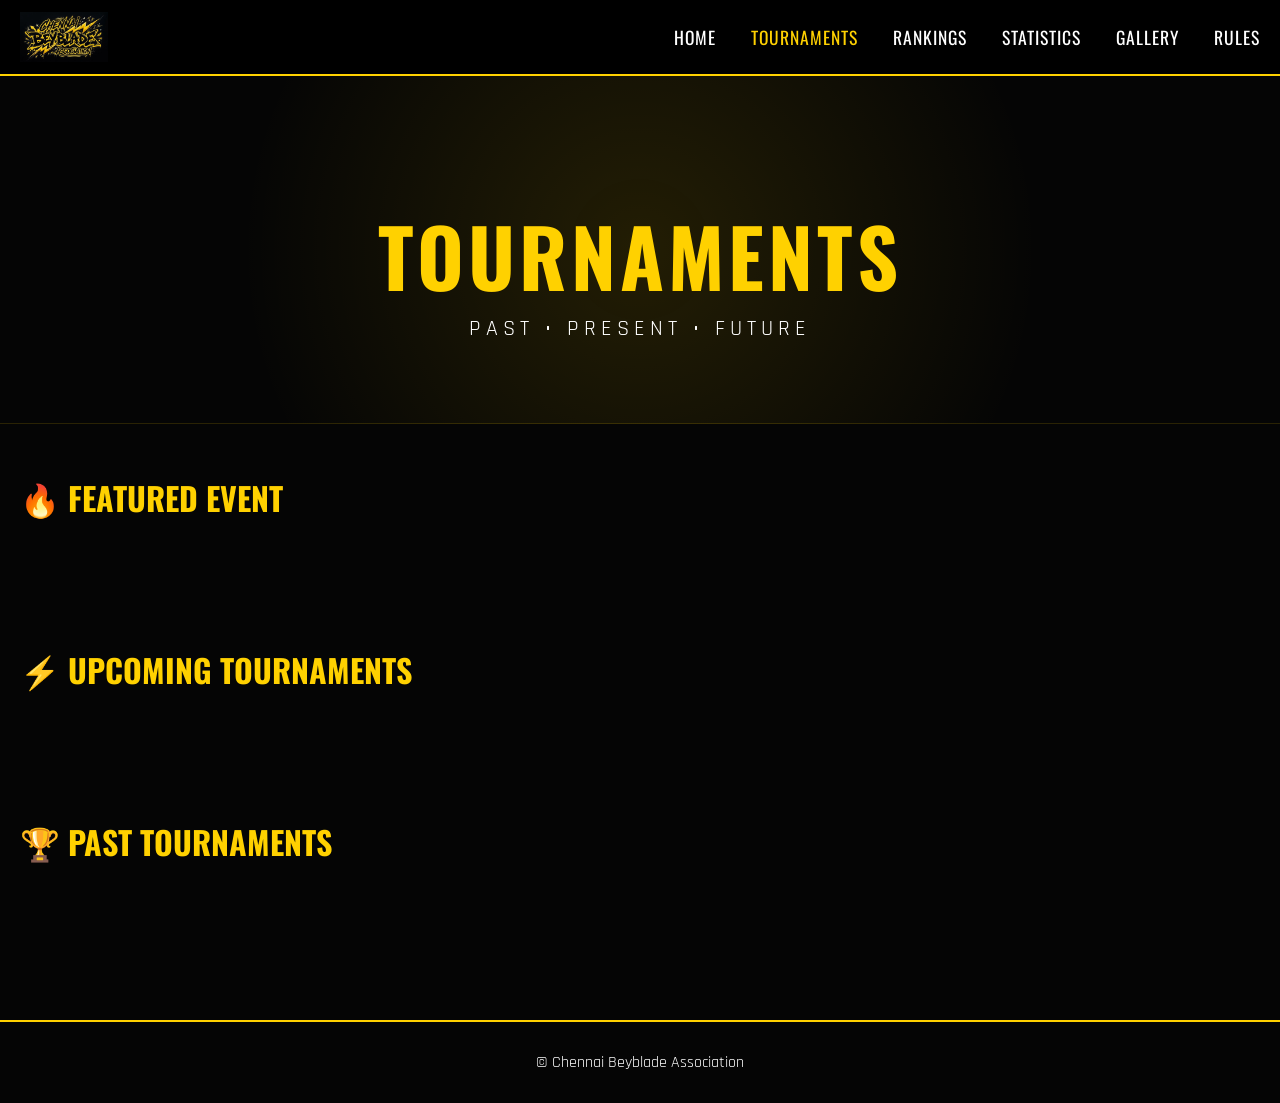
<file: tournaments.html>
<!DOCTYPE html>
<html lang="en">
<head>
<meta charset="UTF-8">
<meta name="viewport" content="width=device-width, initial-scale=1.0">

<title>Tournaments | Chennai Beyblade Association</title>

<link href="https://fonts.googleapis.com/css2?family=Oswald:wght@400;500;700&family=Rajdhani:wght@500;700&display=swap" rel="stylesheet">

<style>

:root{
    --yellow:#FFD100;
    --yellow-dark:#F4B400;
    --black:#050505;
    --card:#0d0d0d;
    --white:#ffffff;
}

*{
    margin:0;
    padding:0;
    box-sizing:border-box;
}

body{
    background:#050505;
    color:white;
    font-family:'Rajdhani',sans-serif;
    overflow-x:hidden;
}

/* NAVBAR */

nav{
    position:sticky;
    top:0;
    z-index:999;
    background:rgba(0,0,0,0.95);
    backdrop-filter:blur(10px);
    border-bottom:2px solid var(--yellow);
}

.nav-container{

    max-width:1400px;

    margin:auto;

    padding:12px 20px;

    display:flex;

    align-items:center;

    justify-content:space-between;
}

.nav-logo{
    height:50px;
    width:auto;
    display:block;
}

.logo-link{
    display:flex;
    align-items:center;
}

.nav-links{

    display:flex;

    gap:35px;

    align-items:center;
}

.nav-links a{
    color:white;
    text-decoration:none;
    font-family:'Oswald',sans-serif;
    font-size:1.1rem;
    letter-spacing:1px;
    transition:.3s;
}

.nav-links a:hover,
.nav-links .active{
    color:var(--yellow);
}

.btn-yellow{

    display:inline-block;

    margin-top:25px;

    background:var(--yellow);

    color:black;

    padding:15px 30px;

    text-decoration:none;

    font-weight:bold;

    transition:.3s;
}

.btn-yellow:hover{

    transform:translateY(-2px);

    box-shadow:
    0 0 25px rgba(255,209,0,.35);

}

.btn-outline{

    display:inline-block;

    padding:15px 30px;

    text-decoration:none;

    font-weight:bold;

    color:var(--yellow);

    border:2px solid var(--yellow);

    transition:.3s;
}

.btn-outline:hover{

    background:var(--yellow);

    color:black;

    box-shadow:
    0 0 25px rgba(255,209,0,.35);

}

/* HERO */

.hero{

    background:
    radial-gradient(
        circle at center,
        rgba(255,209,0,.12),
        transparent 60%
    );

    padding:120px 20px 80px;

    text-align:center;

    border-bottom:
    1px solid rgba(255,209,0,.15);

}

.hero h1{
    font-family:'Oswald',sans-serif;
    font-size:5rem;
    color:var(--yellow);
    letter-spacing:4px;
}

.hero p{
    font-size:1.4rem;
    letter-spacing:5px;
}

/* SECTION */

.section{
    max-width:1400px;
    margin:auto;
    padding:50px 20px;
}

.section-title{
    color:var(--yellow);
    font-family:'Oswald',sans-serif;
    font-size:2rem;
    margin-bottom:25px;
}

/* FEATURED */

.featured-card{

    border:2px solid var(--yellow);

    background:
    linear-gradient(
        135deg,
        rgba(255,209,0,.10),
        rgba(0,0,0,.85)
    );

    padding:50px;

    display:grid;

    grid-template-columns:2fr 1fr;

    gap:30px;

    transition:.3s;
}

.featured-card:hover{

    box-shadow:
    0 0 30px rgba(255,209,0,.25);

}

.featured-name{

    font-size:4rem;

    font-family:'Oswald',sans-serif;

    color:var(--yellow);

    letter-spacing:2px;

    text-transform:uppercase;

}

.featured-meta{
    margin-top:20px;
    display:grid;
    grid-template-columns:repeat(2,1fr);
    gap:15px;
}

.meta-box{
    border:1px solid rgba(255,209,0,.3);
    padding:15px;
}

/* TOURNAMENT GRID */

.grid{
    display:grid;
    grid-template-columns:
    repeat(auto-fit,minmax(320px,1fr));
    gap:25px;
}

.card{

    background:
    linear-gradient(
        135deg,
        rgba(255,209,0,.05),
        rgba(0,0,0,.85)
    );

    border:2px solid var(--yellow);

    padding:25px;

    transition:.3s;
}

.card:hover{

    transform:translateY(-8px);

    box-shadow:
    0 0 30px rgba(255,209,0,.35);

}

.card h3{
    color:var(--yellow);
    font-size:2rem;
    margin-bottom:15px;
    font-family:'Oswald',sans-serif;
}

.card p{
    margin:8px 0;
}

.badge{

    display:inline-block;

    padding:6px 12px;

    margin-top:15px;

    font-weight:bold;
}

.upcoming{
    background:#145c1a;
}

.completed{
    background:#333;
}

.champion{

    color:#FFD700;

    font-weight:bold;

    font-size:1.1rem;
}

.runner{

    color:#C0C0C0;

    font-weight:bold;

    font-size:1.05rem;
}

.third{

    color:#CD7F32;

    font-weight:bold;

    font-size:1.05rem;
}

/* FOOTER */

footer{
    margin-top:80px;
    border-top:2px solid var(--yellow);
    text-align:center;
    padding:30px;
}

/* MOBILE */

@media(max-width:900px){

.hero h1{
    font-size:3rem;
}

.featured-card{
    grid-template-columns:1fr;
}

.nav-links{
    gap:20px;
    flex-wrap:wrap;
}

.featured-name{
    font-size:2.5rem;
}

}

</style>
</head>

<body>

<nav>

<div class="nav-container">

<a href="index.html" class="logo-link">
    <img src="cba-logo.png" alt="CBA Logo" class="nav-logo">
</a>

<div class="nav-links">
    <a href="index.html">HOME</a>
    <a href="tournaments.html" class="active">
TOURNAMENTS
</a>
    <a href="rankings.html">RANKINGS</a>
    <a href="statistics.html">STATISTICS</a>
    <a href="gallery.html">GALLERY</a>
    <a href="rules.html">RULES</a>
</div>

</div>

</nav>

<section class="hero">

<h1>TOURNAMENTS</h1>

<p>PAST • PRESENT • FUTURE</p>

</section>

<section class="section">

<h2 class="section-title">
🔥 FEATURED EVENT
</h2>

<div id="featured"></div>

</section>

<section class="section">

<h2 class="section-title">
⚡ UPCOMING TOURNAMENTS
</h2>

<div class="grid" id="upcoming"></div>

</section>

<section class="section">

<h2 class="section-title">
🏆 PAST TOURNAMENTS
</h2>

<div class="grid" id="completed"></div>

</section>

<footer>

<p>© Chennai Beyblade Association</p>

</footer>

<script>

const csvUrl = "https://docs.google.com/spreadsheets/d/e/2PACX-1vRnAT-fx54Sgm1C-CIyXTjIEd0ASWGafVkcvuL4FXo09oL2ONFcE3TU5MW4um4oG5indzC28v1a1cZT/pub?gid=0&single=true&output=csv";

fetch(csvUrl)
.then(response => response.text())
.then(csv => {

    const rows = csv.trim().split("\n");

    rows.shift();

    let featuredCreated = false;
    let featuredTournamentName = "";

    rows.forEach(row => {

        const cols = row.split(",");

        const t = {

    id: cols[0],
    name: cols[1],
    date: cols[2],
    venue: cols[3],
    format: cols[4],
    status: cols[5],
    participants: cols[6],
    champion: cols[7],
    runnerUp: cols[8],
    thirdPlace: cols[9],
    registrationLink: cols[10]

        };

        if(
            !featuredCreated &&
            t.status.toLowerCase() === "upcoming"
        ){

            document.getElementById("featured").innerHTML = `

<div class="featured-card">

    <div>

        <div class="featured-name">
            ${t.name}
        </div>

        <div class="featured-meta">

            <div class="meta-box">
                📅 ${t.date}
            </div>

            <div class="meta-box">
                📍 ${t.venue}
            </div>

            <div class="meta-box">
                ⚔ ${t.format}
            </div>
<!--
            <div class="meta-box">
                👥 ${t.participants} Players
            </div>
-->
        </div>

        <a href="tournament.html?id=${t.id}"
   class="btn-yellow">
   VIEW TOURNAMENT
</a>

${t.registrationLink ? `
<a href="${t.registrationLink}"
   target="_blank"
   class="btn-outline"
   style="margin-left:15px;">
   REGISTER
</a>
` : ""}

    </div>

</div>
`;
            featuredCreated = true;
            featuredTournamentName = t.name;
        }

        const card = `

        <div class="card">

            <h3>${t.name}</h3>

            <p><strong>Date:</strong> ${t.date}</p>
            <p><strong>Venue:</strong> ${t.venue}</p>
            <p><strong>Format:</strong> ${t.format}</p>
            <p><strong>Players:</strong> ${t.participants}</p>
            ${
            t.status.toLowerCase()==="completed"
            ?
            `
            <p class="champion">
            🏆 Champion: ${t.champion}
            </p>

            <p class="runner">
            🥈 Runner-up: ${t.runnerUp}
            </p>

            <p class="third">
            🥉 Second runner-up: ${t.thirdPlace}
            </p>  
            `
            :
            ""
            }

            <div class="badge ${t.status.toLowerCase()}">
${t.status}
</div>

<br>

<a href="tournament.html?id=${t.id}"
   class="btn-yellow">
   VIEW TOURNAMENT
</a>

</div>
`;

        if(
    t.status.toLowerCase() === "upcoming" &&
    t.name !== featuredTournamentName
){

    document
    .getElementById("upcoming")
    .innerHTML += card;

}

if(
    t.status.toLowerCase() === "completed"
){

    document
    .getElementById("completed")
    .innerHTML += card;

}

    });

});

</script>

</body>
</html>
</file>
